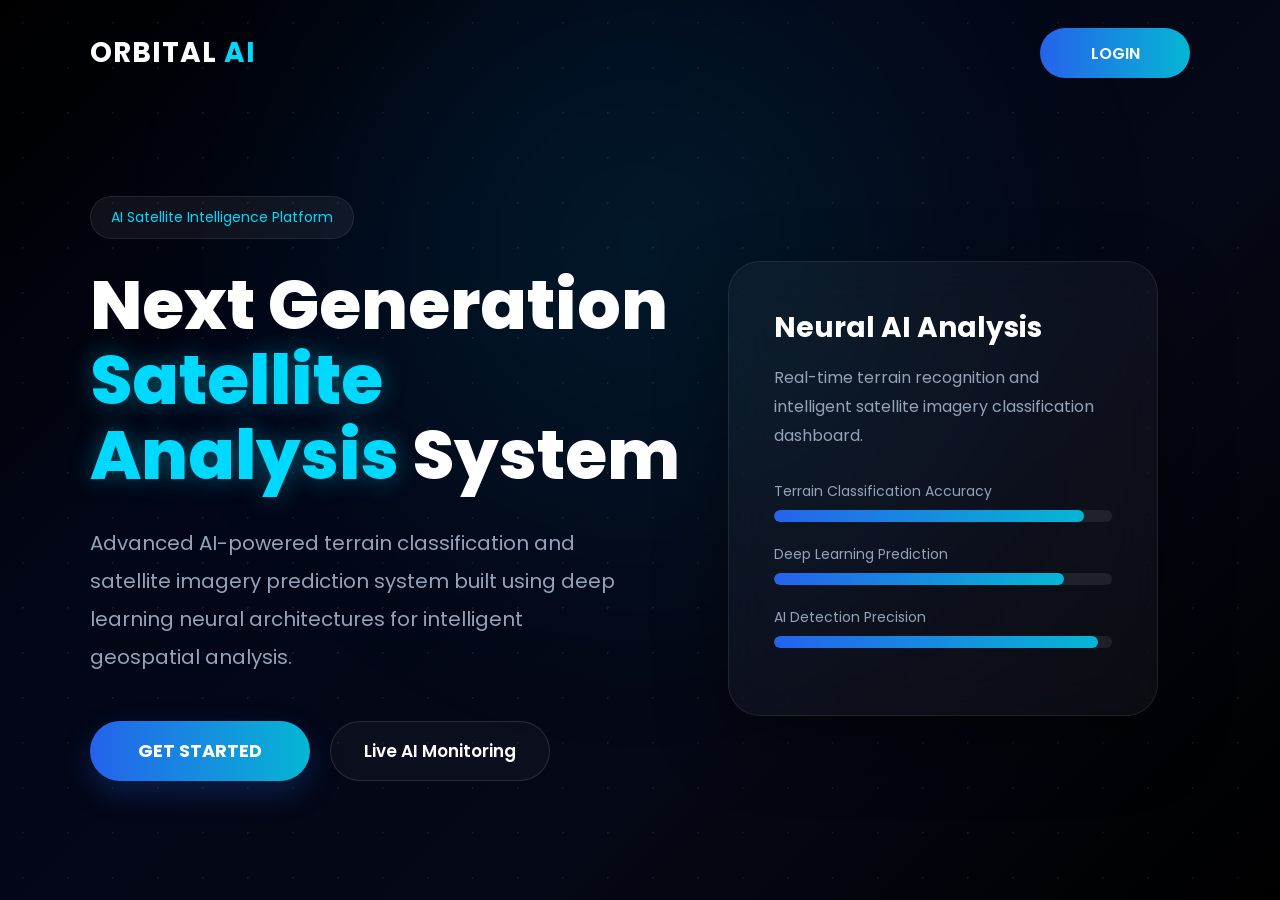
<file: templates/index.html>
<!DOCTYPE html>
<html lang="en">

<head>

<meta charset="UTF-8">

<meta name="viewport"
content="width=device-width, initial-scale=1.0">

<title>Orbital AI</title>

<link href="https://fonts.googleapis.com/css2?family=Poppins:wght@300;400;500;600;700;800&display=swap"
rel="stylesheet">

<style>

*{
    margin:0;
    padding:0;
    box-sizing:border-box;
    font-family:'Poppins',sans-serif;
}

body{

  background:
linear-gradient(
135deg,
#000000 0%,
#020617 30%,
#050816 65%,
#000000 100%);

    min-height:100vh;

    overflow:hidden;

    color:white;

}

/* BACKGROUND GLOW */
.glow{

    position:absolute;

    width:850px;

    height:850px;

    background:
    radial-gradient(circle,
    rgba(0,217,255,0.10),
    transparent 72%);

    top:-180px;

    left:50%;

    transform:translateX(-50%);

    filter:blur(90px);

}

/* STARS */

body::before{

    content:'';

    position:absolute;

    width:100%;

    height:100%;

    background-image:
    radial-gradient(rgba(255,255,255,0.22) 1px, transparent 1px);

    background-size:45px 45px;

    opacity:0.35;

}

/* NAVBAR */

.navbar{

    width:100%;

    padding:28px 90px;

    display:flex;

    justify-content:space-between;

    align-items:center;

    position:relative;

    z-index:10;

}

.logo{

    font-size:28px;

    font-weight:700;

    letter-spacing:1px;

}

.logo span{

    color:#00d9ff;

}

.nav-btn{

    width:150px;

    height:50px;

    border:none;

    border-radius:40px;

    background:
    linear-gradient(to right,#2563eb,#06b6d4);

    color:white;

    font-size:16px;

    font-weight:600;

    cursor:pointer;

    transition:0.3s;

}

.nav-btn:hover{

    transform:translateY(-3px);

    box-shadow:
    0 10px 30px rgba(37,99,235,0.35);

}

/* HERO SECTION */

.hero{

    width:100%;

    height:85vh;

    display:flex;

    justify-content:center;

    align-items:center;

    padding:0 90px;

    position:relative;

    z-index:2;

}

.hero-left{

    width:55%;

}

.hero-tag{

    display:inline-block;

    padding:10px 20px;

    border-radius:30px;

    background:rgba(255,255,255,0.06);

    border:1px solid rgba(255,255,255,0.08);

    color:#00d9ff;

    font-size:14px;

    margin-bottom:30px;

}

.hero-title{

    font-size:68px;

    font-weight:800;

    line-height:1.1;

    margin-bottom:30px;

}

.hero-title span{

    color:#00d9ff;

    text-shadow:
    0 0 25px rgba(0,217,255,0.35);

}

.hero-subtitle{

    font-size:20px;

    color:#94a3b8;

    line-height:1.9;

    width:90%;

    margin-bottom:45px;

}

/* BUTTONS */

.hero-buttons{

    display:flex;

    gap:20px;

}

.primary-btn{

    width:220px;

    height:60px;

    border:none;

    border-radius:50px;

    background:
    linear-gradient(to right,#2563eb,#06b6d4);

    color:white;

    font-size:18px;

    font-weight:700;

    cursor:pointer;

    transition:0.3s;

    box-shadow:
    0 12px 30px rgba(37,99,235,0.25);

}

.primary-btn:hover{

    transform:translateY(-4px);

}

.secondary-btn{

    width:220px;

    height:60px;

    border-radius:50px;

    border:1px solid rgba(255,255,255,0.12);

    background:rgba(255,255,255,0.03);

    color:white;

    font-size:17px;

    font-weight:600;

    cursor:pointer;

}

/* RIGHT PANEL */

.hero-right{

    width:45%;

    display:flex;

    justify-content:center;

    align-items:center;

}

/* GLASS CARD */

.ai-card{

    width:430px;

    padding:45px;

    border-radius:32px;

    background:
    rgba(255,255,255,0.04);

    border:
    1px solid rgba(255,255,255,0.08);

    backdrop-filter:blur(22px);

    box-shadow:
    0 25px 70px rgba(0,0,0,0.45);

}

.card-title{

    font-size:28px;

    font-weight:700;

    margin-bottom:15px;

}

.card-sub{

    color:#94a3b8;

    line-height:1.8;

    margin-bottom:30px;

}

/* STATS */

.stat{

    margin-bottom:22px;

}

.stat-title{

    font-size:14px;

    color:#94a3b8;

    margin-bottom:8px;

}

.progress{

    width:100%;

    height:12px;

    border-radius:20px;

    background:rgba(255,255,255,0.08);

    overflow:hidden;

}

.progress-bar{

    height:100%;

    border-radius:20px;

    background:
    linear-gradient(to right,#2563eb,#06b6d4);

}

.bar1{
    width:92%;
}

.bar2{
    width:86%;
}

.bar3{
    width:96%;
}
.ai-card{

    animation:floatCard 5s ease-in-out infinite;

}

@keyframes floatCard{

    0%{

        transform:translateY(0px);

    }

    50%{

        transform:translateY(-10px);

    }

    100%{

        transform:translateY(0px);

    }

}

</style>

</head>

<body>

<div class="glow"></div>

<!-- NAVBAR -->

<div class="navbar">

    <div class="logo">

        ORBITAL <span>AI</span>

    </div>

    <form action="/loginpage">

        <button class="nav-btn">

            LOGIN

        </button>

    </form>

</div>

<!-- HERO -->

<div class="hero">

    <!-- LEFT -->

    <div class="hero-left">

        <div class="hero-tag">

            AI Satellite Intelligence Platform

        </div>

        <h1 class="hero-title">

            Next Generation

            <span>

                Satellite Analysis

            </span>

            System

        </h1>

        <p class="hero-subtitle">

            Advanced AI-powered terrain classification and satellite imagery
            prediction system built using deep learning neural architectures
            for intelligent geospatial analysis.

        </p>

        <div class="hero-buttons">

            <form action="/loginpage">

                <button class="primary-btn">

                    GET STARTED

                </button>

            </form>

            <button class="secondary-btn">

                Live AI Monitoring

            </button>

        </div>

    </div>

    <!-- RIGHT -->

    <div class="hero-right">

        <div class="ai-card">

            <h2 class="card-title">

                Neural AI Analysis

            </h2>

            <p class="card-sub">

                Real-time terrain recognition and intelligent
                satellite imagery classification dashboard.

            </p>

            <div class="stat">

                <div class="stat-title">

                    Terrain Classification Accuracy

                </div>

                <div class="progress">

                    <div class="progress-bar bar1"></div>

                </div>

            </div>

            <div class="stat">

                <div class="stat-title">

                    Deep Learning Prediction

                </div>

                <div class="progress">

                    <div class="progress-bar bar2"></div>

                </div>

            </div>

            <div class="stat">

                <div class="stat-title">

                    AI Detection Precision

                </div>

                <div class="progress">

                    <div class="progress-bar bar3"></div>

                </div>

            </div>

        </div>

    </div>

</div>

</body>

</html>
</file>
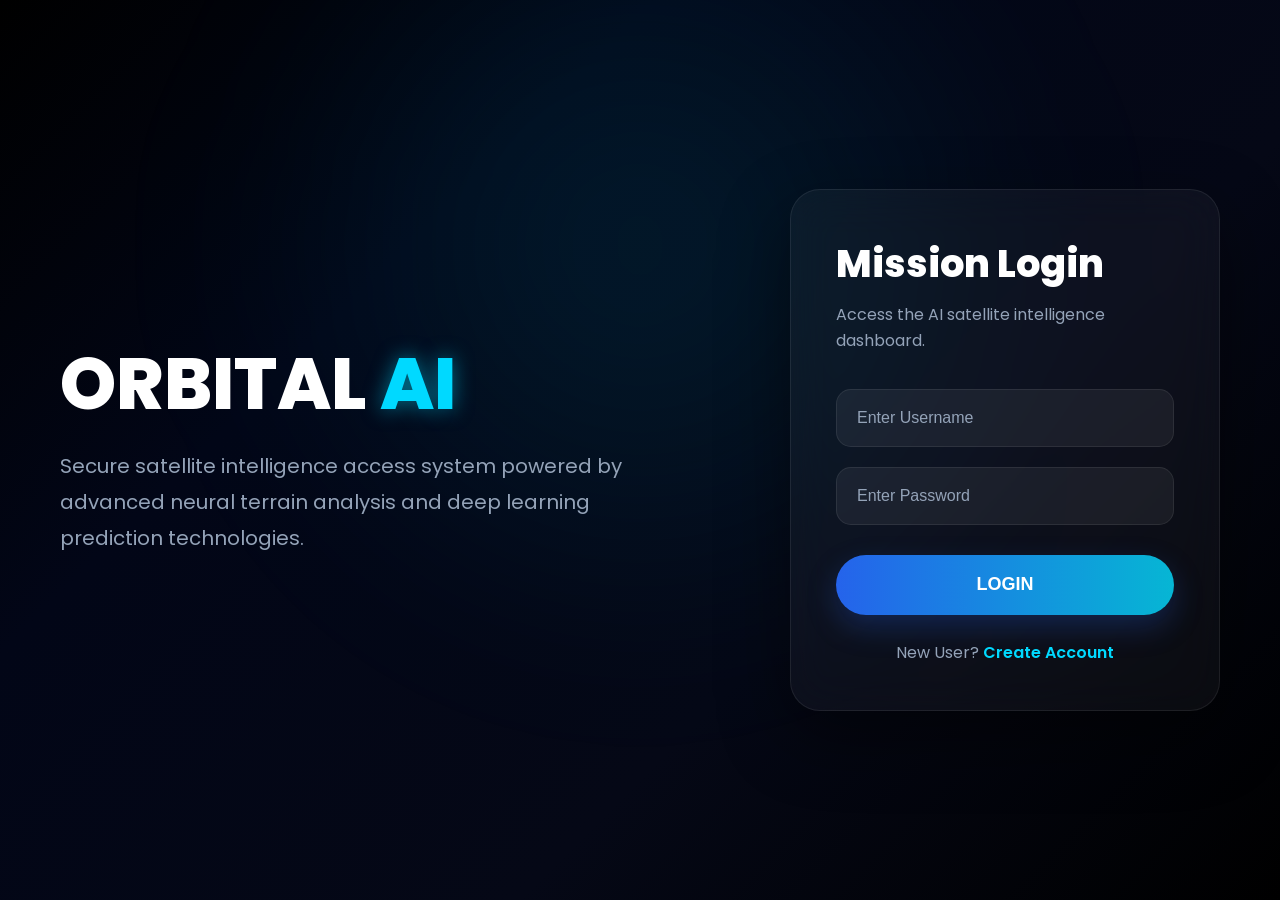
<file: templates/login.html>
<!DOCTYPE html>
<html lang="en">

<head>

<meta charset="UTF-8">

<meta name="viewport"
content="width=device-width, initial-scale=1.0">

<title>Orbital AI Login</title>

<link href="https://fonts.googleapis.com/css?family=Poppins:200,300,400,600,700,800"
rel="stylesheet">

<style>

*{
    margin:0;
    padding:0;
    box-sizing:border-box;
}

body{

    font-family:'Poppins',sans-serif;

    background:
    linear-gradient(
    135deg,
    #000000 0%,
    #020617 30%,
    #050816 65%,
    #000000 100%);

    min-height:100vh;

    overflow:hidden;

    position:relative;

    display:flex;

    justify-content:center;

    align-items:center;

}

/* GLOW */

.glow{

    position:absolute;

    width:850px;

    height:850px;

    background:
    radial-gradient(circle,
    rgba(0,217,255,0.10),
    transparent 72%);

    top:-180px;

    left:50%;

    transform:translateX(-50%);

    filter:blur(90px);

}

/* MAIN CONTAINER */

.container{

    width:100%;

    max-width:1300px;

    display:flex;

    justify-content:space-between;

    align-items:center;

    padding:60px;

    position:relative;

    z-index:2;

}

/* LEFT SIDE */

.left-section{

    width:50%;

}

.logo{

    font-size:72px;

    font-weight:800;

    color:white;

    line-height:1.1;

    margin-bottom:25px;

}

.logo span{

    color:#00d9ff;

    text-shadow:
    0 0 20px rgba(0,217,255,0.5);

}

.subtitle{

    color:#94a3b8;

    font-size:20px;

    line-height:1.8;

    max-width:600px;

}

/* LOGIN CARD */

.login-card{

    width:430px;

    padding:45px;

    border-radius:30px;

    background:
    rgba(255,255,255,0.04);

    border:
    1px solid rgba(255,255,255,0.08);

    backdrop-filter:blur(22px);

    box-shadow:
    0 25px 70px rgba(0,0,0,0.45);

}

/* TITLE */

.login-title{

    color:white;

    font-size:38px;

    font-weight:800;

    margin-bottom:10px;

}

.login-subtitle{

    color:#94a3b8;

    margin-bottom:35px;

    line-height:1.6;

}

/* INPUT */

.input-box{

    width:100%;

    height:58px;

    background:
    rgba(255,255,255,0.06);

    border:
    1px solid rgba(255,255,255,0.08);

    border-radius:15px;

    margin-bottom:20px;

    padding:0 20px;

    color:white;

    font-size:16px;

    outline:none;

}

.input-box::placeholder{

    color:#94a3b8;

}

/* BUTTON */

.login-btn{

    width:100%;

    height:60px;

    border:none;

    border-radius:50px;

    background:
    linear-gradient(to right,#2563eb,#06b6d4);

    color:white;

    font-size:18px;

    font-weight:700;

    cursor:pointer;

    transition:0.3s;

    margin-top:10px;

    box-shadow:
    0 12px 30px rgba(37,99,235,0.25);

}

.login-btn:hover{

    transform:translateY(-4px);

}

/* REGISTER LINK */

.register-text{

    margin-top:25px;

    color:#94a3b8;

    text-align:center;

}

.register-text a{

    color:#00d9ff;

    text-decoration:none;

    font-weight:600;

}

/* RESPONSIVE */

@media(max-width:1000px){

    .container{

        flex-direction:column;

        text-align:center;

        gap:60px;

    }

    .left-section{

        width:100%;

    }

}

</style>

</head>

<body>

<div class="glow"></div>

<div class="container">

<!-- LEFT -->

<div class="left-section">

<h1 class="logo">

ORBITAL <span>AI</span>

</h1>

<p class="subtitle">

Secure satellite intelligence access system
powered by advanced neural terrain analysis
and deep learning prediction technologies.

</p>

</div>

<!-- RIGHT -->

<div class="login-card">

<h2 class="login-title">

Mission Login

</h2>

<p class="login-subtitle">

Access the AI satellite intelligence dashboard.

</p>

<form action="/login"
method="POST">

<input type="text"
name="username"
class="input-box"
placeholder="Enter Username"
required>

<input type="password"
name="password"
class="input-box"
placeholder="Enter Password"
required>

<button type="submit"
class="login-btn">

LOGIN

</button>

</form>

<div class="register-text">

New User?

<a href="/register">

Create Account

</a>

</div>

</div>

</div>

</body>

</html>
</file>
